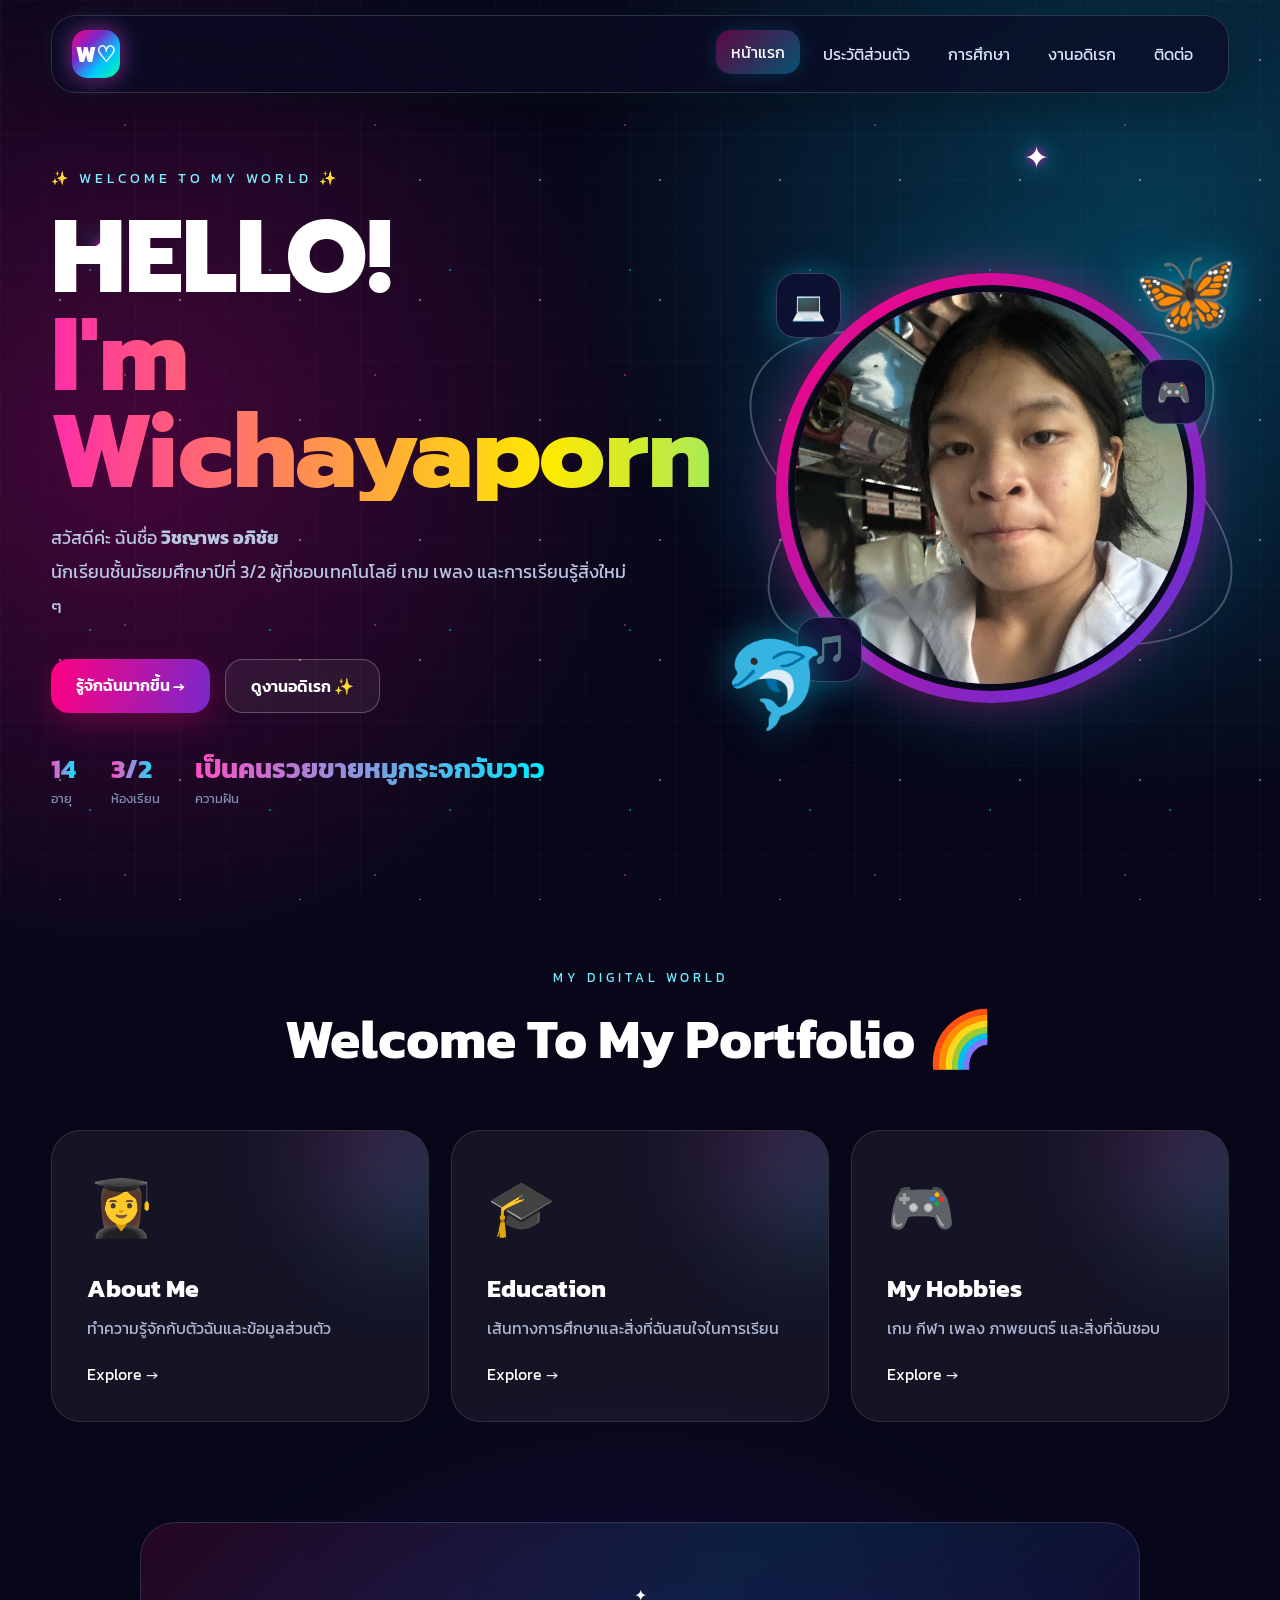
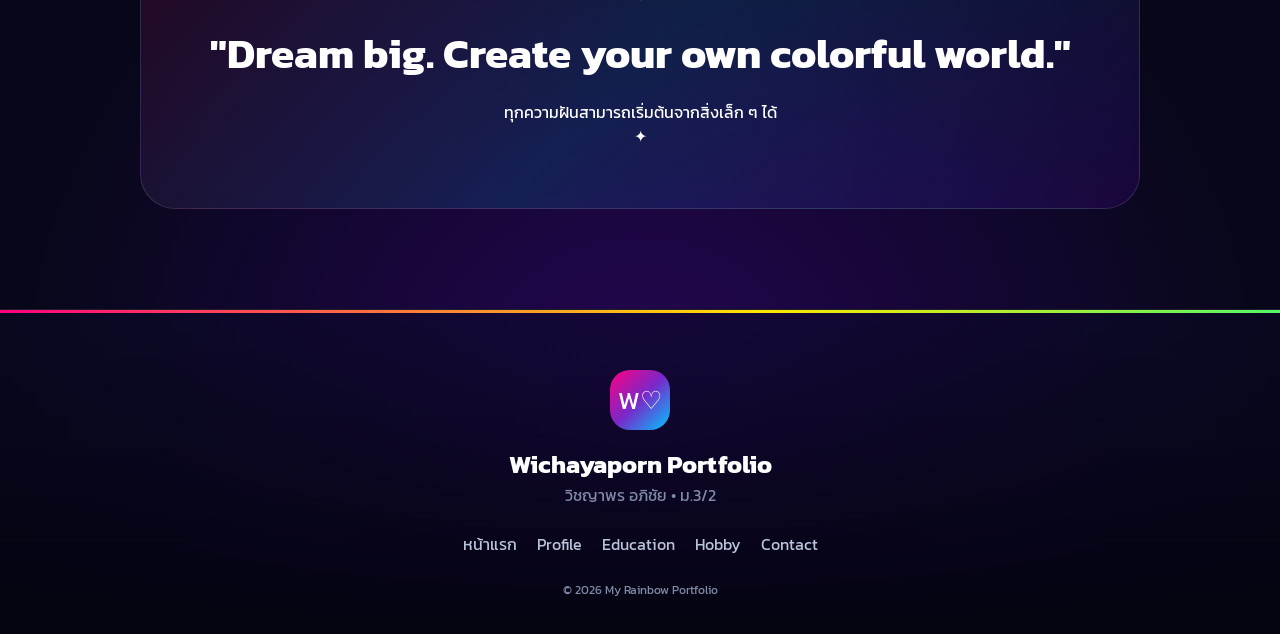
<file: index.html>
<!DOCTYPE html>
<html lang="th">
<head>
    <meta charset="UTF-8">
    <meta name="viewport" content="width=device-width, initial-scale=1.0">
    <title>Wichayaporn | My Portfolio</title>
    <link rel="stylesheet" href="style.css">
</head>

<body>

<div class="stars"></div>
<div class="floating-shape shape1">✦</div>
<div class="floating-shape shape2">✧</div>
<div class="floating-shape shape3">✦</div>

<nav class="navbar">
    <div class="logo">W♡</div>

    <div class="nav-links">
        <a class="active" href="index.html">หน้าแรก</a>
        <a href="profile.html">ประวัติส่วนตัว</a>
        <a href="education.html">การศึกษา</a>
        <a href="hobby.html">งานอดิเรก</a>
        <a href="contact.html">ติดต่อ</a>
    </div>
</nav>

<main>

<section class="hero">

    <div class="hero-text reveal">
        <p class="small-title">✨ WELCOME TO MY WORLD ✨</p>

        <h1>
            HELLO!
            <span>I'm Wichayaporn</span>
        </h1>

        <p class="hero-description">
            สวัสดีค่ะ ฉันชื่อ <b>วิชญาพร อภิชัย</b><br>
            นักเรียนชั้นมัธยมศึกษาปีที่ 3/2
            ผู้ที่ชอบเทคโนโลยี เกม เพลง และการเรียนรู้สิ่งใหม่ ๆ
        </p>

        <div class="hero-buttons">
            <a href="profile.html" class="rainbow-btn">รู้จักฉันมากขึ้น →</a>
            <a href="hobby.html" class="outline-btn">ดูงานอดิเรก ✨</a>
        </div>

        <div class="mini-stats">
            <div>
                <strong>14</strong>
                <span>อายุ</span>
            </div>

            <div>
                <strong>3/2</strong>
                <span>ห้องเรียน</span>
            </div>

            <div>
                <strong>เป็นคนรวยขายหมูกระจกวับวาว</strong>
                <span>ความฝัน</span>
            </div>
        </div>
    </div>

    <div class="hero-visual">

        <div class="rainbow-orbit orbit1"></div>
        <div class="rainbow-orbit orbit2"></div>

        <div class="tech-circle">
            <div class="profile-glow"></div>

            <img
                src="images/2wi.jpeg"
                 alt="รูปโปรไฟล์ของฉัน"
            >

            <div class="floating-badge badge1">💻</div>
            <div class="floating-badge badge2">🎮</div>
            <div class="floating-badge badge3">🎵</div>
        </div>

        <div class="animal animal1">🦋</div>
        <div class="animal animal2">🐬</div>
    </div>

</section>

<section class="section">
    <div class="section-title">
        <p>MY DIGITAL WORLD</p>
        <h2>Welcome To My Portfolio 🌈</h2>
    </div>

    <div class="feature-grid">

        <div class="feature-card rainbow-card">
            <span class="big-icon">👩‍🎓</span>
            <h3>About Me</h3>
            <p>ทำความรู้จักกับตัวฉันและข้อมูลส่วนตัว</p>
            <a href="profile.html">Explore →</a>
        </div>

        <div class="feature-card">
            <span class="big-icon">🎓</span>
            <h3>Education</h3>
            <p>เส้นทางการศึกษาและสิ่งที่ฉันสนใจในการเรียน</p>
            <a href="education.html">Explore →</a>
        </div>

        <div class="feature-card">
            <span class="big-icon">🎮</span>
            <h3>My Hobbies</h3>
            <p>เกม กีฬา เพลง ภาพยนตร์ และสิ่งที่ฉันชอบ</p>
            <a href="hobby.html">Explore →</a>
        </div>

    </div>
</section>

<section class="quote-section">
    <div class="quote-box">
        <span>✦</span>
        <h2>"Dream big. Create your own colorful world."</h2>
        <p>ทุกความฝันสามารถเริ่มต้นจากสิ่งเล็ก ๆ ได้</p>
        <span>✦</span>
    </div>
</section>

</main>

<footer>
    <div class="footer-logo">W♡</div>
    <h3>Wichayaporn Portfolio</h3>
    <p>วิชญาพร อภิชัย • ม.3/2</p>

    <div class="footer-links">
        <a href="index.html">หน้าแรก</a>
        <a href="profile.html">Profile</a>
        <a href="education.html">Education</a>
        <a href="hobby.html">Hobby</a>
        <a href="contact.html">Contact</a>
    </div>

    <p class="copyright">© 2026 My Rainbow Portfolio</p>
</footer>

</body>
</html>
</file>
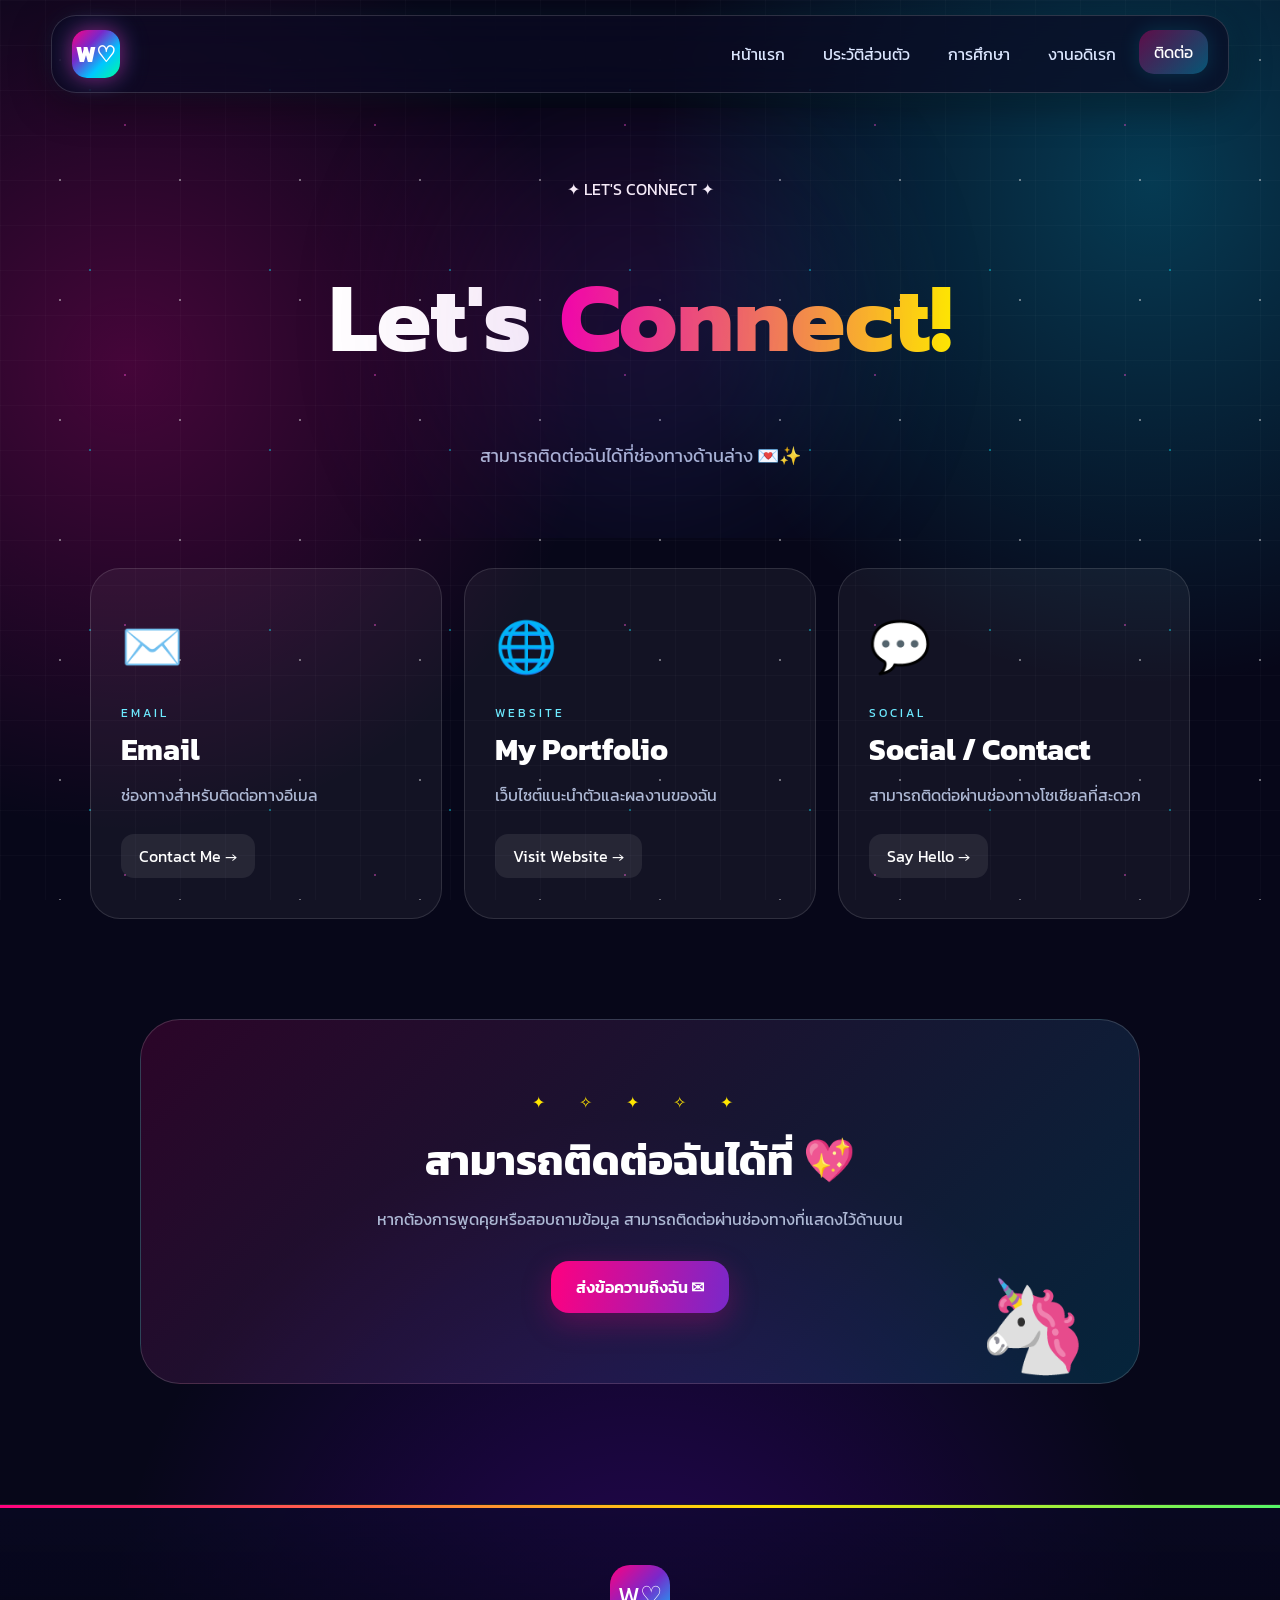
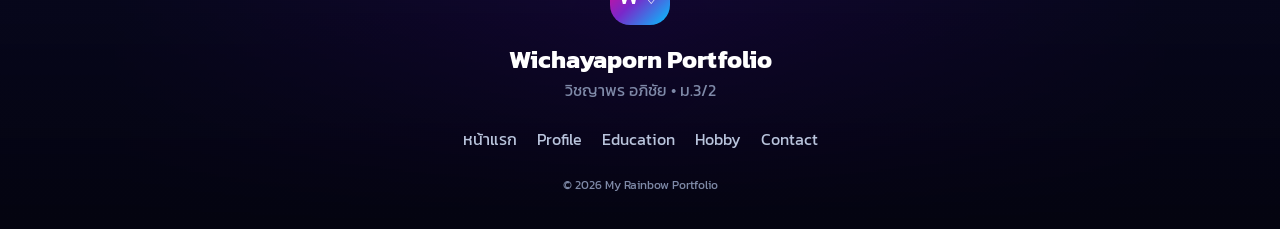
<file: contact.html>
<!DOCTYPE html>
<html lang="th">
<head>
    <meta charset="UTF-8">
    <meta name="viewport" content="width=device-width, initial-scale=1.0">
    <title>Contact | Wichayaporn</title>
    <link rel="stylesheet" href="style.css">
</head>

<body>

<div class="stars"></div>

<nav class="navbar">
    <div class="logo">W♡</div>

    <div class="nav-links">
        <a href="index.html">หน้าแรก</a>
        <a href="profile.html">ประวัติส่วนตัว</a>
        <a href="education.html">การศึกษา</a>
        <a href="hobby.html">งานอดิเรก</a>
        <a class="active" href="contact.html">ติดต่อ</a>
    </div>
</nav>

<main>

<section class="contact-hero">

    <div class="contact-orb"></div>

    <p>✦ LET'S CONNECT ✦</p>

    <h1>
        Let's
        <span>Connect!</span>
    </h1>

    <p>
        สามารถติดต่อฉันได้ที่ช่องทางด้านล่าง
        💌✨
    </p>

</section>

<section class="contact-grid">

    <div class="contact-card email">
        <div class="contact-icon">✉️</div>
        <span>EMAIL</span>
        <h2>Email</h2>
        <p>ช่องทางสำหรับติดต่อทางอีเมล</p>
        <a href="mailto:example@email.com">Contact Me →</a>
    </div>

    <div class="contact-card website">
        <div class="contact-icon">🌐</div>
        <span>WEBSITE</span>
        <h2>My Portfolio</h2>
        <p>เว็บไซต์แนะนำตัวและผลงานของฉัน</p>
        <a href="index.html">Visit Website →</a>
    </div>

    <div class="contact-card social">
        <div class="contact-icon">💬</div>
        <span>SOCIAL</span>
        <h2>Social / Contact</h2>
        <p>สามารถติดต่อผ่านช่องทางโซเชียลที่สะดวก</p>
        <a href="mailto:example@email.com">Say Hello →</a>
    </div>

</section>

<section class="contact-cta">

    <div class="cta-stars">✦ ✧ ✦ ✧ ✦</div>

    <h2>สามารถติดต่อฉันได้ที่ 💖</h2>

    <p>
        หากต้องการพูดคุยหรือสอบถามข้อมูล
        สามารถติดต่อผ่านช่องทางที่แสดงไว้ด้านบน
    </p>

    <a href="mailto:example@email.com" class="rainbow-btn">
        ส่งข้อความถึงฉัน ✉
    </a>

    <div class="cta-animal">🦄</div>

</section>

</main>

<footer>
    <div class="footer-logo">W♡</div>
    <h3>Wichayaporn Portfolio</h3>
    <p>วิชญาพร อภิชัย • ม.3/2</p>

    <div class="footer-links">
        <a href="index.html">หน้าแรก</a>
        <a href="profile.html">Profile</a>
        <a href="education.html">Education</a>
        <a href="hobby.html">Hobby</a>
        <a href="contact.html">Contact</a>
    </div>

    <p class="copyright">© 2026 My Rainbow Portfolio</p>
</footer>

</body>
</html>
</file>
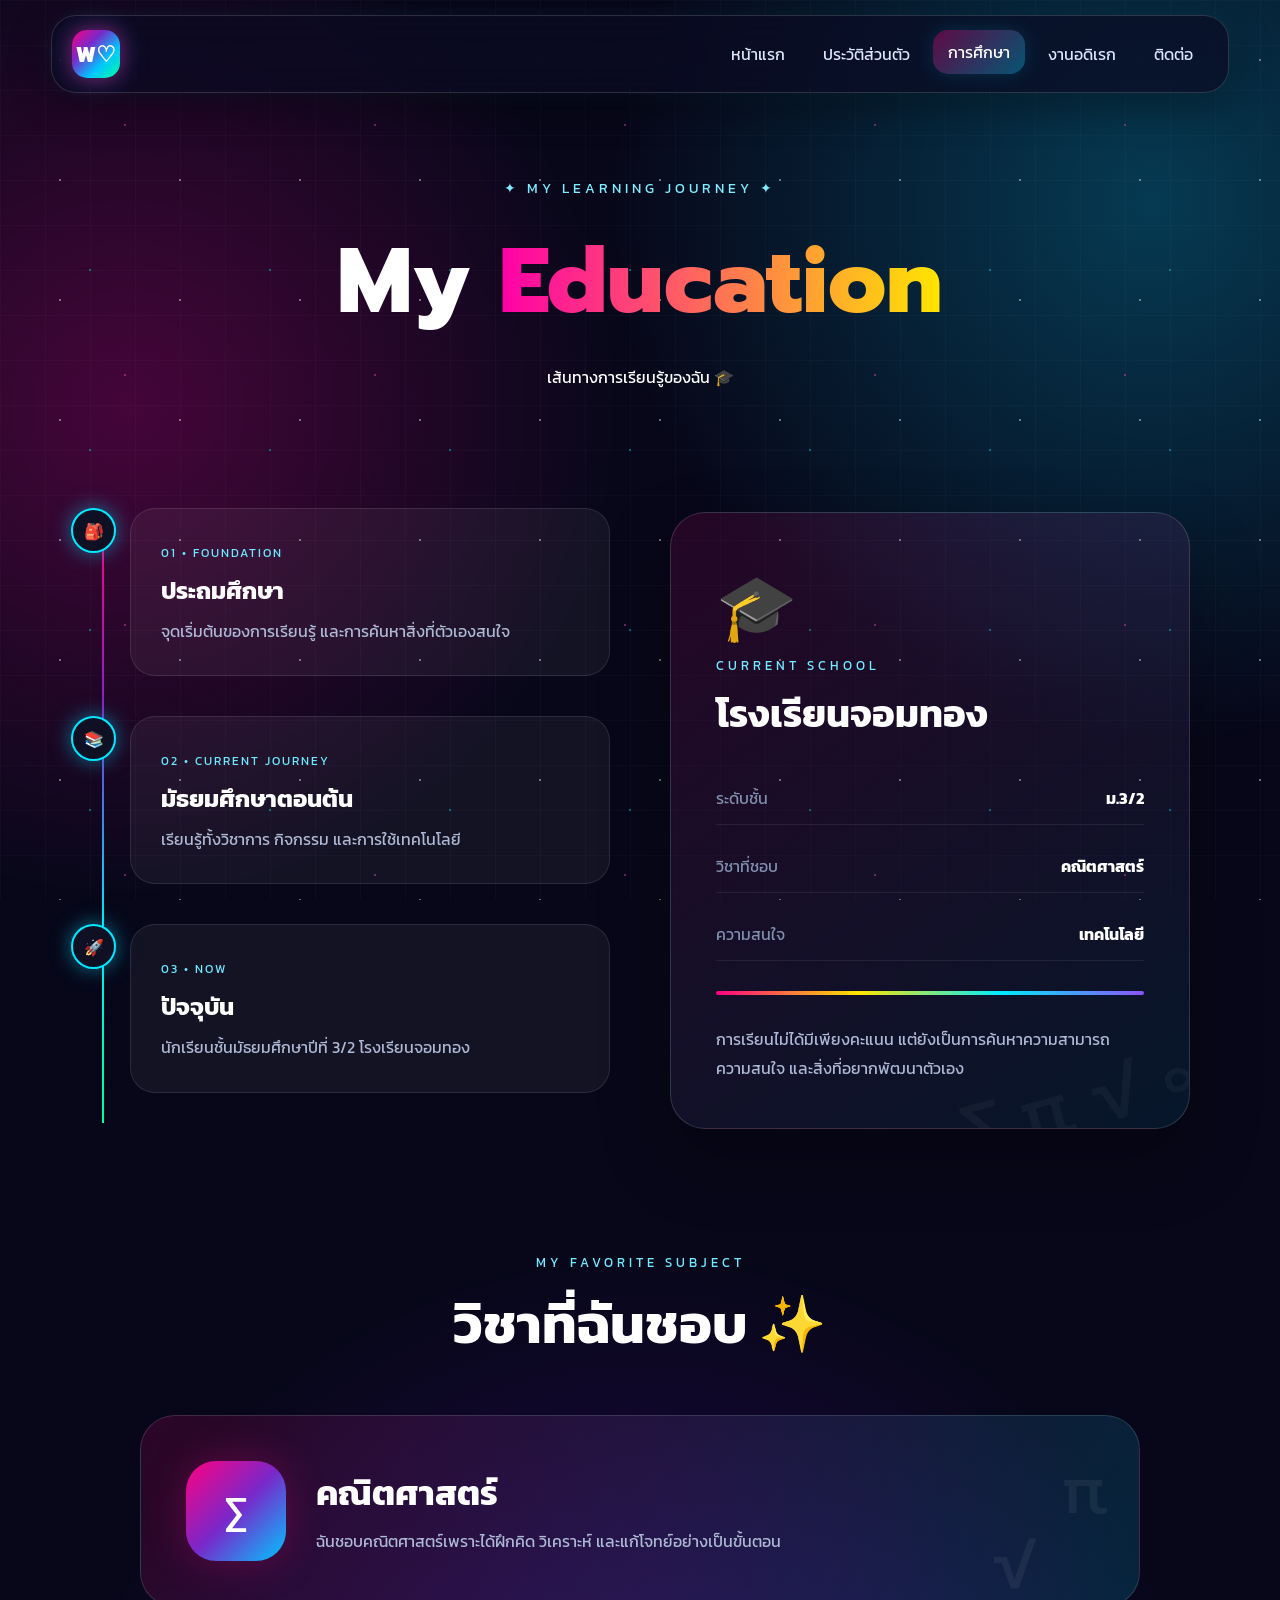
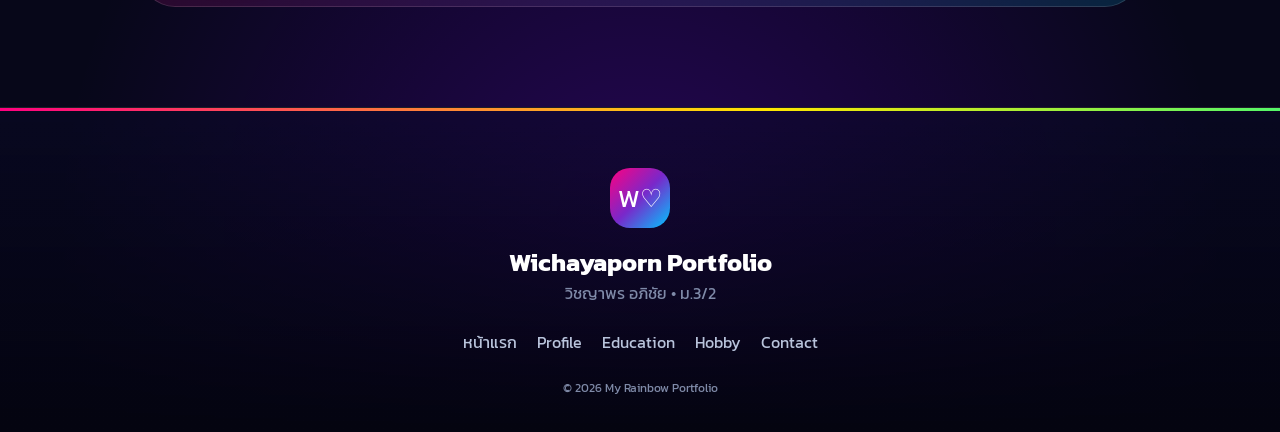
<file: education.html>
<!DOCTYPE html>
<html lang="th">
<head>
    <meta charset="UTF-8">
    <meta name="viewport" content="width=device-width, initial-scale=1.0">
    <title>Education | Wichayaporn</title>
    <link rel="stylesheet" href="style.css">
</head>

<body>

<div class="stars"></div>

<nav class="navbar">
    <div class="logo">W♡</div>

    <div class="nav-links">
        <a href="index.html">หน้าแรก</a>
        <a href="profile.html">ประวัติส่วนตัว</a>
        <a class="active" href="education.html">การศึกษา</a>
        <a href="hobby.html">งานอดิเรก</a>
        <a href="contact.html">ติดต่อ</a>
    </div>
</nav>

<main>

<section class="page-hero">
    <div>
        <p>✦ MY LEARNING JOURNEY ✦</p>
        <h1>My <span>Education</span></h1>
        <p>เส้นทางการเรียนรู้ของฉัน 🎓</p>
    </div>
</section>

<section class="education-layout">

    <div class="timeline">

        <div class="timeline-item">
            <div class="timeline-dot">🎒</div>

            <div class="timeline-content">
                <span>01 • FOUNDATION</span>
                <h2>ประถมศึกษา</h2>
                <p>
                    จุดเริ่มต้นของการเรียนรู้
                    และการค้นหาสิ่งที่ตัวเองสนใจ
                </p>
            </div>
        </div>

        <div class="timeline-item">
            <div class="timeline-dot">📚</div>

            <div class="timeline-content">
                <span>02 • CURRENT JOURNEY</span>
                <h2>มัธยมศึกษาตอนต้น</h2>
                <p>
                    เรียนรู้ทั้งวิชาการ กิจกรรม
                    และการใช้เทคโนโลยี
                </p>
            </div>
        </div>

        <div class="timeline-item">
            <div class="timeline-dot">🚀</div>

            <div class="timeline-content">
                <span>03 • NOW</span>
                <h2>ปัจจุบัน</h2>
                <p>
                    นักเรียนชั้นมัธยมศึกษาปีที่ 3/2
                    โรงเรียนจอมทอง
                </p>
            </div>
        </div>

    </div>

    <div class="education-card">

        <div class="edu-icon">🎓</div>

        <p class="gradient-title">CURRENT SCHOOL</p>

        <h2>โรงเรียนจอมทอง</h2>

        <div class="edu-details">
            <div>
                <span>ระดับชั้น</span>
                <strong>ม.3/2</strong>
            </div>

            <div>
                <span>วิชาที่ชอบ</span>
                <strong>คณิตศาสตร์</strong>
            </div>

            <div>
                <span>ความสนใจ</span>
                <strong>เทคโนโลยี</strong>
            </div>
        </div>

        <div class="rainbow-line"></div>

        <p>
            การเรียนไม่ได้มีเพียงคะแนน
            แต่ยังเป็นการค้นหาความสามารถ
            ความสนใจ และสิ่งที่อยากพัฒนาตัวเอง
        </p>

    </div>

</section>

<section class="subjects">

    <div class="section-title">
        <p>MY FAVORITE SUBJECT</p>
        <h2>วิชาที่ฉันชอบ ✨</h2>
    </div>

    <div class="subject-card">

        <div class="subject-icon">∑</div>

        <div>
            <h2>คณิตศาสตร์</h2>
            <p>
                ฉันชอบคณิตศาสตร์เพราะได้ฝึกคิด วิเคราะห์
                และแก้โจทย์อย่างเป็นขั้นตอน
            </p>
        </div>

        <div class="math-symbol">π</div>
        <div class="math-symbol second">√</div>

    </div>

</section>

</main>

<footer>
    <div class="footer-logo">W♡</div>
    <h3>Wichayaporn Portfolio</h3>
    <p>วิชญาพร อภิชัย • ม.3/2</p>

    <div class="footer-links">
        <a href="index.html">หน้าแรก</a>
        <a href="profile.html">Profile</a>
        <a href="education.html">Education</a>
        <a href="hobby.html">Hobby</a>
        <a href="contact.html">Contact</a>
    </div>

    <p class="copyright">© 2026 My Rainbow Portfolio</p>
</footer>

</body>
</html>
</file>
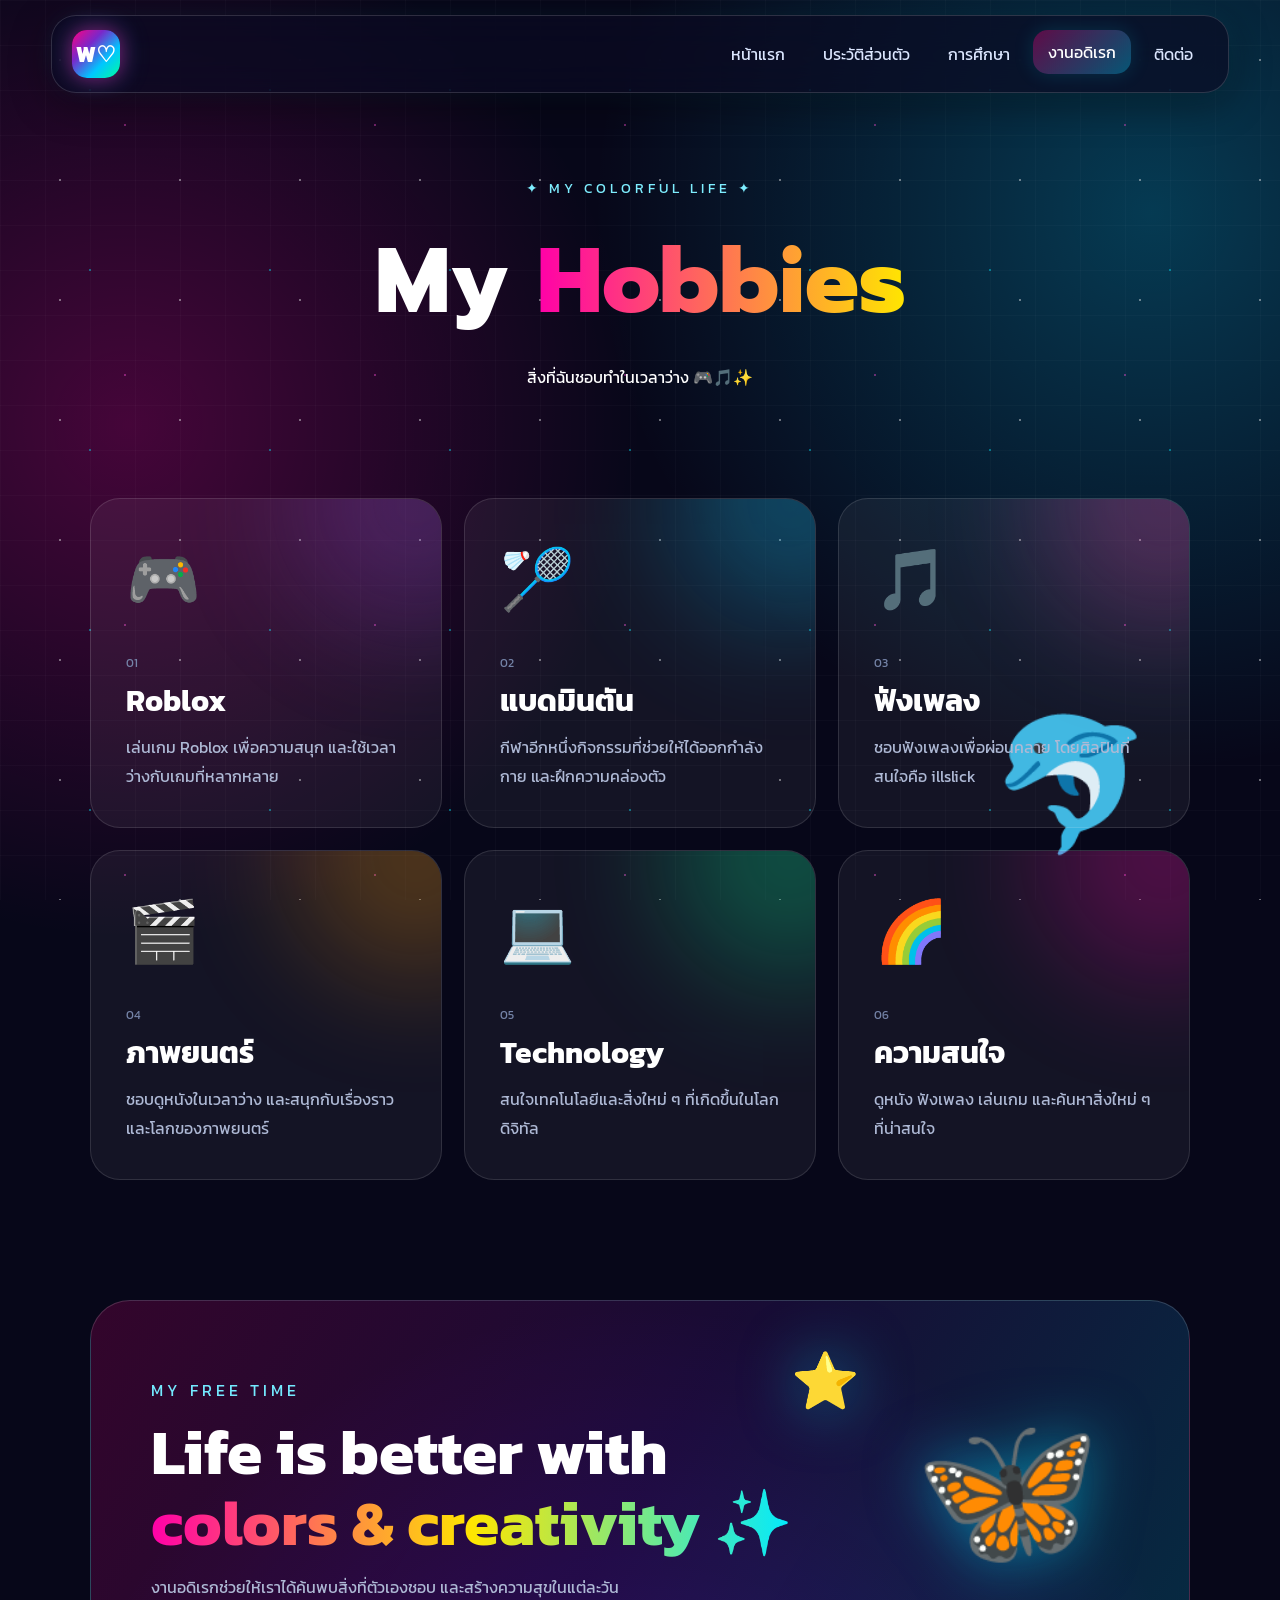
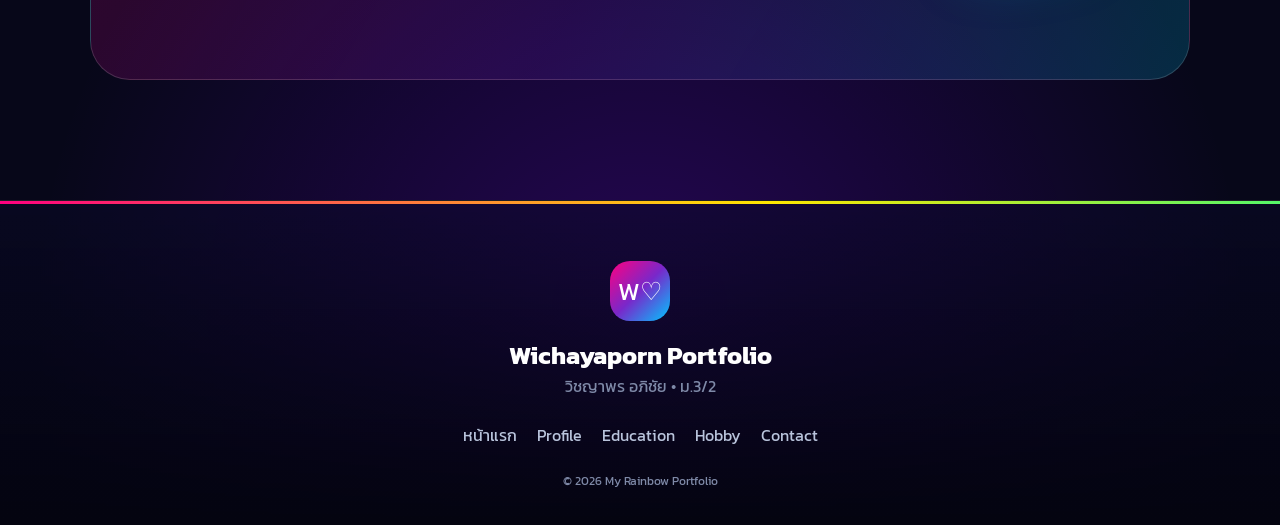
<file: hobby.html>
<!DOCTYPE html>
<html lang="th">
<head>
    <meta charset="UTF-8">
    <meta name="viewport" content="width=device-width, initial-scale=1.0">
    <title>Hobby | Wichayaporn</title>
    <link rel="stylesheet" href="style.css">
</head>

<body>

<div class="stars"></div>

<nav class="navbar">
    <div class="logo">W♡</div>

    <div class="nav-links">
        <a href="index.html">หน้าแรก</a>
        <a href="profile.html">ประวัติส่วนตัว</a>
        <a href="education.html">การศึกษา</a>
        <a class="active" href="hobby.html">งานอดิเรก</a>
        <a href="contact.html">ติดต่อ</a>
    </div>
</nav>

<main>

<section class="page-hero hobby-hero">
    <div>
        <p>✦ MY COLORFUL LIFE ✦</p>
        <h1>My <span>Hobbies</span></h1>
        <p>สิ่งที่ฉันชอบทำในเวลาว่าง 🎮🎵✨</p>
    </div>

    <div class="giant-animal">🐬</div>
</section>

<section class="hobby-grid">

    <div class="hobby-card card-purple">
        <div class="hobby-icon">🎮</div>
        <span>01</span>
        <h2>Roblox</h2>
        <p>
            เล่นเกม Roblox เพื่อความสนุก
            และใช้เวลาว่างกับเกมที่หลากหลาย
        </p>
        <div class="card-glow"></div>
    </div>

    <div class="hobby-card card-blue">
        <div class="hobby-icon">🏸</div>
        <span>02</span>
        <h2>แบดมินตัน</h2>
        <p>
            กีฬาอีกหนึ่งกิจกรรมที่ช่วยให้ได้ออกกำลังกาย
            และฝึกความคล่องตัว
        </p>
        <div class="card-glow"></div>
    </div>

    <div class="hobby-card card-pink">
        <div class="hobby-icon">🎵</div>
        <span>03</span>
        <h2>ฟังเพลง</h2>
        <p>
            ชอบฟังเพลงเพื่อผ่อนคลาย
            โดยศิลปินที่สนใจคือ illslick
        </p>
        <div class="card-glow"></div>
    </div>

    <div class="hobby-card card-orange">
        <div class="hobby-icon">🎬</div>
        <span>04</span>
        <h2>ภาพยนตร์</h2>
        <p>
            ชอบดูหนังในเวลาว่าง
            และสนุกกับเรื่องราวและโลกของภาพยนตร์
        </p>
        <div class="card-glow"></div>
    </div>

    <div class="hobby-card card-green">
        <div class="hobby-icon">💻</div>
        <span>05</span>
        <h2>Technology</h2>
        <p>
            สนใจเทคโนโลยีและสิ่งใหม่ ๆ
            ที่เกิดขึ้นในโลกดิจิทัล
        </p>
        <div class="card-glow"></div>
    </div>

    <div class="hobby-card card-rainbow">
        <div class="hobby-icon">🌈</div>
        <span>06</span>
        <h2>ความสนใจ</h2>
        <p>
            ดูหนัง ฟังเพลง เล่นเกม
            และค้นหาสิ่งใหม่ ๆ ที่น่าสนใจ
        </p>
        <div class="card-glow"></div>
    </div>

</section>

<section class="hobby-banner">

    <div class="banner-content">
        <p>MY FREE TIME</p>
        <h2>Life is better with<br><span>colors & creativity ✨</span></h2>
        <p>
            งานอดิเรกช่วยให้เราได้ค้นพบสิ่งที่ตัวเองชอบ
            และสร้างความสุขในแต่ละวัน
        </p>
    </div>

    <div class="giant-emoji">🦋</div>
    <div class="giant-emoji second">⭐</div>

</section>

</main>

<footer>
    <div class="footer-logo">W♡</div>
    <h3>Wichayaporn Portfolio</h3>
    <p>วิชญาพร อภิชัย • ม.3/2</p>

    <div class="footer-links">
        <a href="index.html">หน้าแรก</a>
        <a href="profile.html">Profile</a>
        <a href="education.html">Education</a>
        <a href="hobby.html">Hobby</a>
        <a href="contact.html">Contact</a>
    </div>

    <p class="copyright">© 2026 My Rainbow Portfolio</p>
</footer>

</body>
</html>
</file>
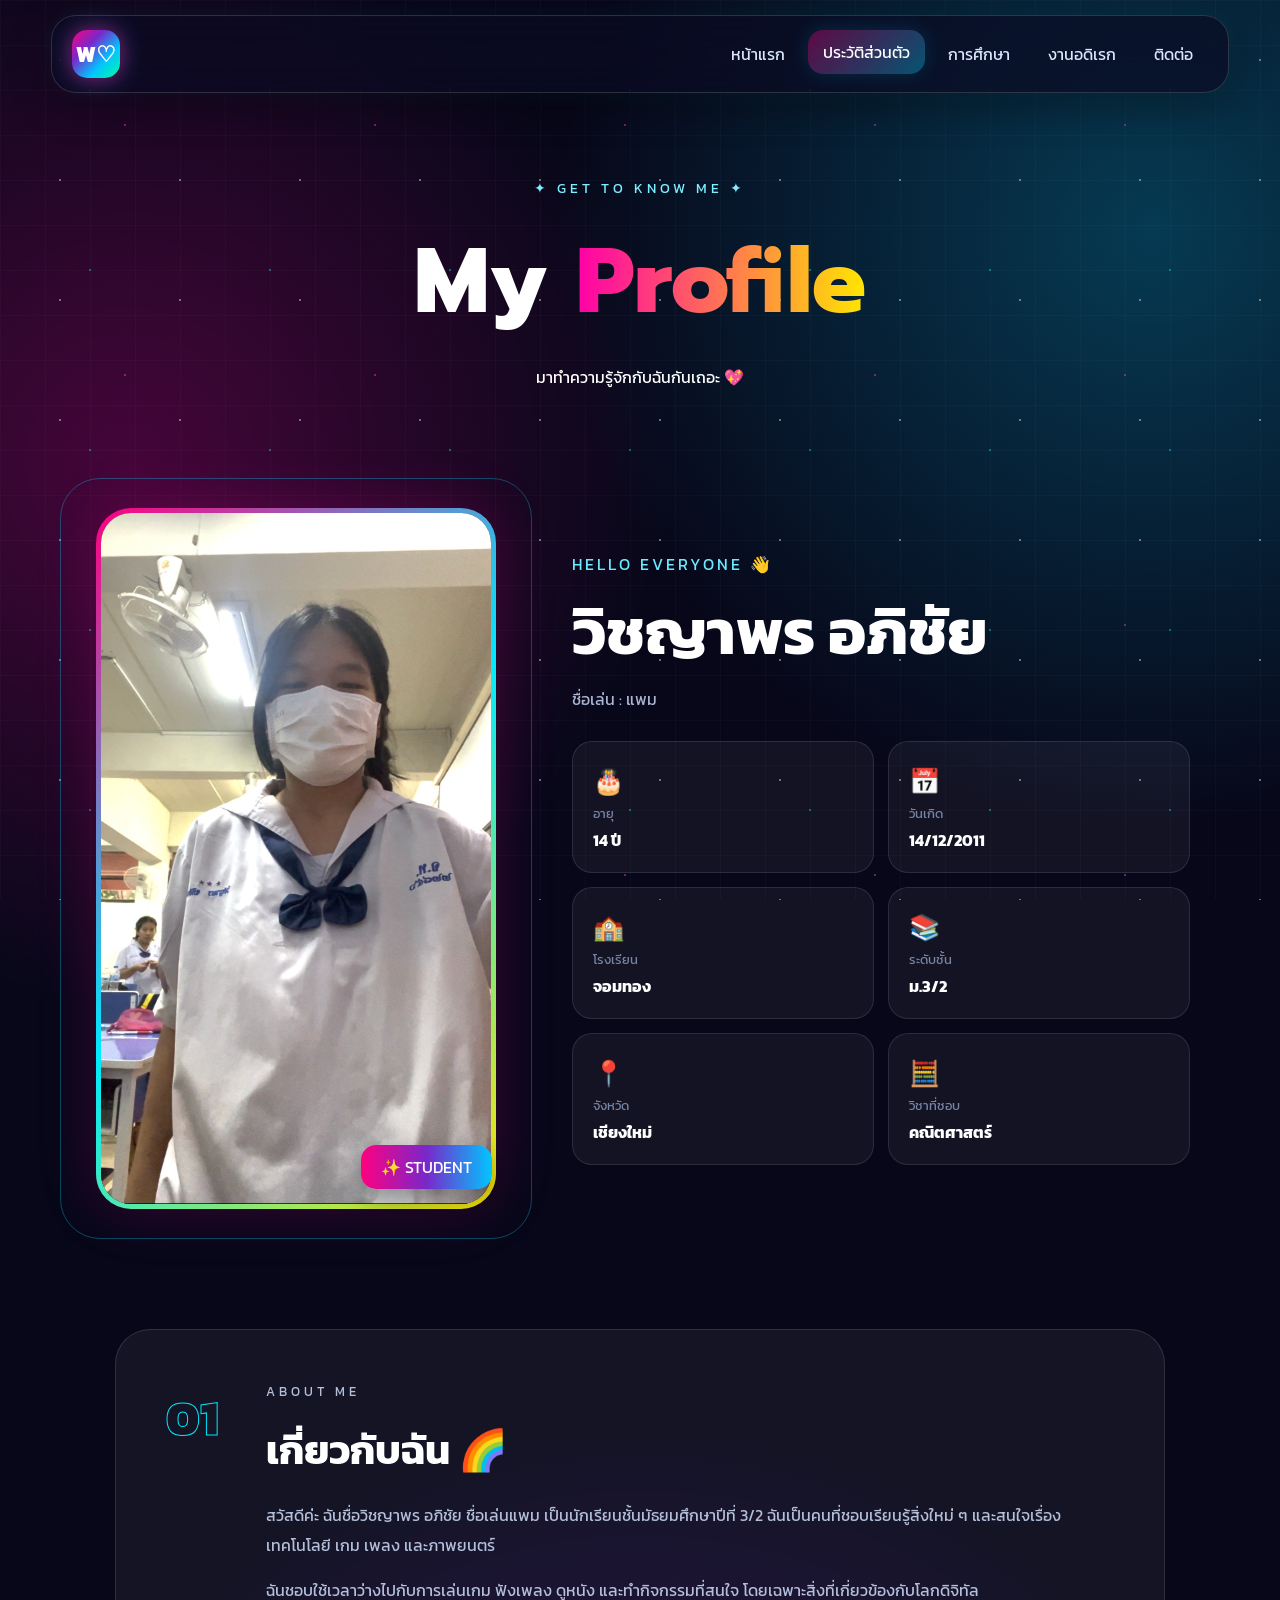
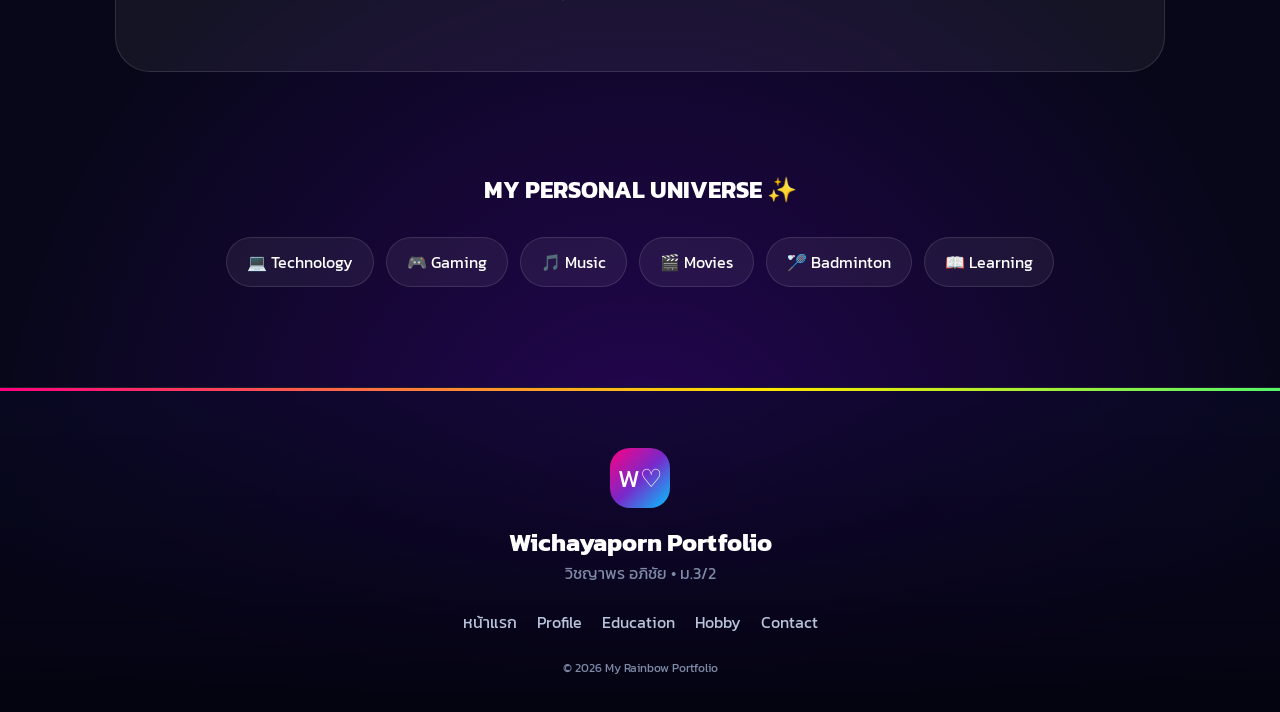
<file: profile.html>
<!DOCTYPE html>
<html lang="th">
<head>
    <meta charset="UTF-8">
    <meta name="viewport" content="width=device-width, initial-scale=1.0">
    <title>Profile | Wichayaporn</title>
    <link rel="stylesheet" href="style.css">
</head>

<body>

<div class="stars"></div>

<nav class="navbar">
    <div class="logo">W♡</div>

    <div class="nav-links">
        <a href="index.html">หน้าแรก</a>
        <a class="active" href="profile.html">ประวัติส่วนตัว</a>
        <a href="education.html">การศึกษา</a>
        <a href="hobby.html">งานอดิเรก</a>
        <a href="contact.html">ติดต่อ</a>
    </div>
</nav>

<main>

<section class="page-hero">
    <div>
        <p>✦ GET TO KNOW ME ✦</p>
        <h1>My <span>Profile</span></h1>
        <p>มาทำความรู้จักกับฉันกันเถอะ 💖</p>
    </div>
</section>

<section class="profile-section">

    <div class="profile-photo reveal">

        <div class="photo-ring"></div>

        <img src="images/3wi.jpeg"
             alt="รูปโปรไฟล์ของวิชญาพร">

        <div class="photo-label">
            ✨ STUDENT
        </div>
    </div>

    <div class="profile-info">

        <div class="profile-heading">
            <p>HELLO EVERYONE 👋</p>
            <h2>วิชญาพร อภิชัย</h2>
            <span>ชื่อเล่น : แพม</span>
        </div>

        <div class="info-grid">

            <div class="info-box">
                <span>🎂</span>
                <small>อายุ</small>
                <strong>14 ปี</strong>
            </div>

            <div class="info-box">
                <span>📅</span>
                <small>วันเกิด</small>
                <strong>14/12/2011</strong>
            </div>

            <div class="info-box">
                <span>🏫</span>
                <small>โรงเรียน</small>
                <strong>จอมทอง</strong>
            </div>

            <div class="info-box">
                <span>📚</span>
                <small>ระดับชั้น</small>
                <strong>ม.3/2</strong>
            </div>

            <div class="info-box">
                <span>📍</span>
                <small>จังหวัด</small>
                <strong>เชียงใหม่</strong>
            </div>

            <div class="info-box">
                <span>🧮</span>
                <small>วิชาที่ชอบ</small>
                <strong>คณิตศาสตร์</strong>
            </div>

        </div>

    </div>

</section>

<section class="about-section">

    <div class="about-card">

        <div class="about-number">01</div>

        <div>
            <p class="gradient-title">ABOUT ME</p>
            <h2>เกี่ยวกับฉัน 🌈</h2>

            <p>
                สวัสดีค่ะ ฉันชื่อวิชญาพร อภิชัย ชื่อเล่นแพม
                เป็นนักเรียนชั้นมัธยมศึกษาปีที่ 3/2
                ฉันเป็นคนที่ชอบเรียนรู้สิ่งใหม่ ๆ
                และสนใจเรื่องเทคโนโลยี เกม เพลง และภาพยนตร์
            </p>

            <p>
                ฉันชอบใช้เวลาว่างไปกับการเล่นเกม ฟังเพลง
                ดูหนัง และทำกิจกรรมที่สนใจ
                โดยเฉพาะสิ่งที่เกี่ยวข้องกับโลกดิจิทัล
            </p>
        </div>

    </div>

</section>

<section class="skill-section">

    <h2>MY PERSONAL UNIVERSE ✨</h2>

    <div class="interest-tags">
        <span>💻 Technology</span>
        <span>🎮 Gaming</span>
        <span>🎵 Music</span>
        <span>🎬 Movies</span>
        <span>🏸 Badminton</span>
        <span>📖 Learning</span>
    </div>

</section>

</main>

<footer>
    <div class="footer-logo">W♡</div>
    <h3>Wichayaporn Portfolio</h3>
    <p>วิชญาพร อภิชัย • ม.3/2</p>

    <div class="footer-links">
        <a href="index.html">หน้าแรก</a>
        <a href="profile.html">Profile</a>
        <a href="education.html">Education</a>
        <a href="hobby.html">Hobby</a>
        <a href="contact.html">Contact</a>
    </div>

    <p class="copyright">© 2026 My Rainbow Portfolio</p>
</footer>

</body>
</html>
</file>
<file: style.css>
@import url('https://fonts.googleapis.com/css2?family=Kanit:wght@300;400;500;600;700&family=Prompt:wght@300;400;500;600;700;800&display=swap');

* {
    margin: 0;
    padding: 0;
    box-sizing: border-box;
}

html {
    scroll-behavior: smooth;
}

body {
    font-family: 'Kanit', sans-serif;
    color: #fff;
    background:
        radial-gradient(circle at 10% 20%, rgba(255,0,153,.25), transparent 25%),
        radial-gradient(circle at 90% 10%, rgba(0,212,255,.25), transparent 25%),
        radial-gradient(circle at 50% 90%, rgba(125,0,255,.25), transparent 30%),
        #070719;
    overflow-x: hidden;
}

/* =========================
   BACKGROUND
========================= */

body::before {
    content: "";
    position: fixed;
    inset: 0;
    z-index: -5;
    background:
        linear-gradient(rgba(255,255,255,.025) 1px, transparent 1px),
        linear-gradient(90deg, rgba(255,255,255,.025) 1px, transparent 1px);
    background-size: 45px 45px;
    animation: gridMove 15s linear infinite;
}

@keyframes gridMove {
    from {
        background-position: 0 0;
    }
    to {
        background-position: 45px 45px;
    }
}

.stars {
    position: fixed;
    inset: 0;
    pointer-events: none;
    z-index: -2;
    background-image:
        radial-gradient(circle, #fff 1px, transparent 1px),
        radial-gradient(circle, #00eaff 1px, transparent 1px),
        radial-gradient(circle, #ff4fd8 1px, transparent 1px);
    background-size: 120px 120px, 180px 180px, 250px 250px;
    animation: starMove 20s linear infinite;
    opacity: .4;
}

@keyframes starMove {
    from {
        transform: translateY(0);
    }
    to {
        transform: translateY(-120px);
    }
}

.floating-shape {
    position: fixed;
    color: #fff;
    font-size: 30px;
    z-index: -1;
    animation: floatAround 7s ease-in-out infinite;
    text-shadow:
        0 0 10px #ff00cc,
        0 0 25px #00eaff;
}

.shape1 {
    left: 7%;
    top: 25%;
}

.shape2 {
    right: 8%;
    top: 50%;
    animation-delay: 2s;
}

.shape3 {
    left: 80%;
    top: 15%;
    animation-delay: 4s;
}

@keyframes floatAround {
    0%,100% {
        transform: translateY(0) rotate(0);
    }
    50% {
        transform: translateY(-35px) rotate(180deg);
    }
}

/* =========================
   NAVBAR
========================= */

.navbar {
    position: sticky;
    top: 15px;
    z-index: 1000;

    width: min(1200px, 92%);
    margin: 15px auto;

    display: flex;
    align-items: center;
    justify-content: space-between;

    padding: 14px 20px;

    background: rgba(10,10,35,.7);
    backdrop-filter: blur(20px);

    border: 1px solid rgba(255,255,255,.15);
    border-radius: 25px;

    box-shadow:
        0 10px 40px rgba(0,0,0,.4),
        0 0 25px rgba(0,200,255,.08);
}

.logo {
    width: 48px;
    height: 48px;

    display: grid;
    place-items: center;

    border-radius: 15px;

    font-size: 22px;
    font-weight: 800;

    background: linear-gradient(
        135deg,
        #ff0080,
        #7928ca,
        #00c6ff,
        #00ff9d
    );

    box-shadow:
        0 0 20px rgba(255,0,153,.5),
        0 0 30px rgba(0,200,255,.3);

    animation: logoGlow 3s ease-in-out infinite;
}

@keyframes logoGlow {
    50% {
        box-shadow:
            0 0 35px rgba(255,0,153,.8),
            0 0 45px rgba(0,200,255,.6);
    }
}

.nav-links {
    display: flex;
    gap: 8px;
}

.nav-links a {
    color: #dce7ff;
    text-decoration: none;

    padding: 10px 15px;
    border-radius: 15px;

    transition: .3s;
}

.nav-links a:hover,
.nav-links a.active {
    color: #fff;

    background: linear-gradient(
        135deg,
        rgba(255,0,128,.35),
        rgba(0,212,255,.35)
    );

    box-shadow:
        0 0 20px rgba(0,220,255,.15);

    transform: translateY(-2px);
}

/* =========================
   HERO
========================= */

.hero {
    width: min(1200px, 92%);
    min-height: 760px;
    margin: auto;

    display: grid;
    grid-template-columns: 1fr 1fr;
    align-items: center;
    gap: 40px;
}

.small-title,
.page-hero p:first-child,
.contact-hero > p:first-child {
    color: #7eeeff;
    letter-spacing: 4px;
    font-size: 14px;
}

.hero h1 {
    font-family: 'Prompt', sans-serif;
    font-size: clamp(55px, 8vw, 105px);
    line-height: .95;
    margin: 20px 0;
    font-weight: 800;
}

.hero h1 span {
    display: block;

    background: linear-gradient(
        90deg,
        #ff2da6,
        #ffea00,
        #00f0ff,
        #8b5cff,
        #ff2da6
    );

    background-size: 300% auto;

    -webkit-background-clip: text;
    color: transparent;

    animation: rainbowText 5s linear infinite;
}

@keyframes rainbowText {
    to {
        background-position: 300% center;
    }
}

.hero-description {
    max-width: 580px;
    color: #b9c6e4;
    font-size: 18px;
    line-height: 1.9;
}

.hero-buttons {
    display: flex;
    flex-wrap: wrap;
    gap: 15px;
    margin: 35px 0;
}

.rainbow-btn,
.outline-btn {
    display: inline-block;
    padding: 14px 25px;
    border-radius: 18px;
    text-decoration: none;
    font-weight: 600;
    transition: .3s;
}

.rainbow-btn {
    color: white;

    background: linear-gradient(
        100deg,
        #ff0080,
        #7928ca,
        #00c6ff,
        #00e5a0
    );

    background-size: 300% 300%;
    animation: rainbowButton 4s ease infinite;

    box-shadow:
        0 10px 30px rgba(255,0,128,.25);
}

@keyframes rainbowButton {
    0%,100% {
        background-position: 0% 50%;
    }
    50% {
        background-position: 100% 50%;
    }
}

.rainbow-btn:hover,
.outline-btn:hover {
    transform: translateY(-5px) scale(1.03);
}

.outline-btn {
    color: white;
    border: 1px solid rgba(255,255,255,.25);
    background: rgba(255,255,255,.06);
}

.mini-stats {
    display: flex;
    gap: 35px;
}

.mini-stats div {
    display: flex;
    flex-direction: column;
}

.mini-stats strong {
    font-size: 27px;
    background: linear-gradient(90deg,#ff4fc3,#00eaff);
    -webkit-background-clip: text;
    color: transparent;
}

.mini-stats span {
    color: #8290b1;
    font-size: 13px;
}

/* =========================
   HERO VISUAL
========================= */

.hero-visual {
    position: relative;
    min-height: 600px;

    display: grid;
    place-items: center;
}

.tech-circle {
    position: relative;

    width: min(430px,80vw);
    height: min(430px,80vw);

    padding: 12px;

    border-radius: 50%;

    background: linear-gradient(
        135deg,
        #ff0080,
        #7928ca,
        #00c6ff,
        #00ff9d,
        #ffe600,
        #ff0080
    );

    background-size: 400% 400%;

    animation:
        rainbowRotate 8s linear infinite,
        levitate 5s ease-in-out infinite;

    box-shadow:
        0 0 40px rgba(255,0,128,.35),
        0 0 100px rgba(0,200,255,.2);
}

@keyframes rainbowRotate {
    to {
        background-position: 400% 0;
    }
}

@keyframes levitate {
    50% {
        transform: translateY(-18px);
    }
}

.tech-circle img {
    width: 100%;
    height: 100%;
    object-fit: cover;

    border-radius: 50%;

    border: 7px solid #08081b;
}

.rainbow-orbit {
    position: absolute;
    border: 2px solid rgba(255,255,255,.25);
    border-radius: 50%;
}

.orbit1 {
    width: 520px;
    height: 250px;
    transform: rotate(25deg);
    animation: orbitSpin 10s linear infinite;
}

.orbit2 {
    width: 500px;
    height: 220px;
    transform: rotate(-30deg);
    animation: orbitSpin 15s linear infinite reverse;
}

@keyframes orbitSpin {
    to {
        transform: rotate(385deg);
    }
}

.floating-badge {
    position: absolute;

    width: 65px;
    height: 65px;

    display: grid;
    place-items: center;

    border-radius: 20px;

    background: rgba(15,15,50,.85);
    backdrop-filter: blur(15px);

    border: 1px solid rgba(255,255,255,.2);

    font-size: 28px;

    box-shadow:
        0 0 30px rgba(0,220,255,.3);

    animation: badgeFloat 4s ease-in-out infinite;
}

.badge1 {
    top: 0;
    left: 0;
}

.badge2 {
    right: 0;
    top: 20%;
    animation-delay: 1s;
}

.badge3 {
    bottom: 5%;
    left: 5%;
    animation-delay: 2s;
}

@keyframes badgeFloat {
    50% {
        transform: translateY(-20px) rotate(8deg);
    }
}

.animal {
    position: absolute;
    font-size: 85px;
    filter: drop-shadow(0 0 20px rgba(0,220,255,.5));
    animation: animalFloat 6s ease-in-out infinite;
}

.animal1 {
    right: -10px;
    top: 40px;
}

.animal2 {
    left: -30px;
    bottom: 40px;
    animation-delay: 2s;
}

@keyframes animalFloat {
    0%,100% {
        transform: translate(0,0) rotate(-5deg);
    }
    50% {
        transform: translate(20px,-35px) rotate(8deg);
    }
}

/* =========================
   SECTIONS
========================= */

.section {
    width: min(1200px,92%);
    margin: 100px auto;
}

.section-title {
    text-align: center;
    margin-bottom: 50px;
}

.section-title p,
.gradient-title {
    color: #72eaff;
    letter-spacing: 4px;
    font-size: 13px;
}

.section-title h2 {
    font-size: clamp(32px,5vw,55px);
    margin-top: 10px;
}

.feature-grid {
    display: grid;
    grid-template-columns: repeat(3,1fr);
    gap: 22px;
}

.feature-card {
    position: relative;
    overflow: hidden;

    padding: 35px;

    min-height: 280px;

    border-radius: 30px;

    background: rgba(255,255,255,.055);
    border: 1px solid rgba(255,255,255,.12);

    transition: .4s;
}

.feature-card::before {
    content: "";
    position: absolute;

    width: 200px;
    height: 200px;

    right: -80px;
    top: -80px;

    border-radius: 50%;

    background: linear-gradient(
        135deg,
        #ff0080,
        #00eaff
    );

    filter: blur(50px);
    opacity: .25;
}

.feature-card:hover {
    transform: translateY(-12px);

    border-color: rgba(255,255,255,.35);

    box-shadow:
        0 20px 60px rgba(0,0,0,.4),
        0 0 35px rgba(0,200,255,.12);
}

.big-icon {
    font-size: 55px;
}

.feature-card h3 {
    margin: 20px 0 8px;
    font-size: 25px;
}

.feature-card p {
    color: #aeb9d5;
    line-height: 1.7;
}

.feature-card a {
    display: inline-block;
    margin-top: 20px;
    color: #fff;
    text-decoration: none;
}

.quote-section {
    width: min(1000px,90%);
    margin: 100px auto;
}

.quote-box {
    position: relative;
    padding: 60px 30px;
    text-align: center;

    border-radius: 35px;

    background:
        linear-gradient(
            135deg,
            rgba(255,0,128,.12),
            rgba(0,212,255,.12),
            rgba(127,0,255,.12)
        );

    border: 1px solid rgba(255,255,255,.12);
}

.quote-box h2 {
    font-size: clamp(25px,4vw,42px);
    margin: 15px;
}

/* =========================
   PAGE HERO
========================= */

.page-hero {
    width: min(1100px,92%);
    min-height: 350px;
    margin: auto;

    display: grid;
    place-items: center;

    text-align: center;
}

.page-hero h1,
.contact-hero h1 {
    font-family: 'Prompt', sans-serif;
    font-size: clamp(55px,8vw,90px);
    font-weight: 800;
    margin: 15px 0;
}

.page-hero h1 span,
.contact-hero h1 span {
    background: linear-gradient(
        90deg,
        #ff00a8,
        #ffe600,
        #00eaff,
        #8d5cff
    );

    -webkit-background-clip: text;
    color: transparent;

    background-size: 300%;
    animation: rainbowText 5s linear infinite;
}

/* =========================
   PROFILE
========================= */

.profile-section {
    width: min(1100px,92%);
    margin: 50px auto 120px;

    display: grid;
    grid-template-columns: .8fr 1.2fr;
    gap: 70px;
    align-items: center;
}

.profile-photo {
    position: relative;
}

.profile-photo img {
    width: 100%;
    max-width: 400px;

    display: block;
    margin: auto;

    border-radius: 35px;

    border: 5px solid transparent;

    background:
        linear-gradient(#101025,#101025) padding-box,
        linear-gradient(
            135deg,
            #ff0080,
            #00eaff,
            #ffe600
        ) border-box;

    box-shadow:
        0 0 60px rgba(255,0,153,.2);

    transition: .5s;
}

.profile-photo img:hover {
    transform: scale(1.03) rotate(1deg);
}

.photo-ring {
    position: absolute;
    inset: -30px;

    border-radius: 40px;

    border: 1px solid rgba(0,220,255,.3);

    animation: ringPulse 4s ease-in-out infinite;
}

@keyframes ringPulse {
    50% {
        transform: scale(1.04);
        opacity: .5;
    }
}

.photo-label {
    position: absolute;
    bottom: 20px;
    right: 10px;

    padding: 10px 20px;

    border-radius: 15px;

    background: linear-gradient(
        90deg,
        #ff0080,
        #7928ca,
        #00c6ff
    );

    box-shadow: 0 10px 30px rgba(0,0,0,.4);
}

.profile-heading p {
    color: #6deaff;
    letter-spacing: 3px;
}

.profile-heading h2 {
    font-size: clamp(40px,5vw,65px);
    margin: 8px 0;
}

.profile-heading > span {
    color: #aab6d3;
}

.info-grid {
    display: grid;
    grid-template-columns: repeat(2,1fr);
    gap: 14px;
    margin-top: 30px;
}

.info-box {
    padding: 20px;
    border-radius: 20px;

    background: rgba(255,255,255,.05);
    border: 1px solid rgba(255,255,255,.1);

    transition: .3s;
}

.info-box:hover {
    transform: translateY(-5px);
    background: rgba(255,255,255,.09);
}

.info-box span {
    display: block;
    font-size: 25px;
}

.info-box small {
    color: #7885a5;
}

.info-box strong {
    display: block;
    margin-top: 4px;
}

.about-section {
    width: min(1050px,92%);
    margin: auto auto 100px;
}

.about-card {
    position: relative;
    overflow: hidden;

    display: grid;
    grid-template-columns: 100px 1fr;

    padding: 50px;

    border-radius: 35px;

    background: rgba(255,255,255,.055);
    border: 1px solid rgba(255,255,255,.12);
}

.about-number {
    font-size: 50px;
    font-weight: 800;

    color: transparent;

    -webkit-text-stroke: 1px #00eaff;
}

.about-card h2 {
    font-size: 40px;
    margin: 8px 0 20px;
}

.about-card p {
    color: #b4c0db;
    line-height: 1.9;
    margin-bottom: 15px;
}

.skill-section {
    width: min(1000px,92%);
    margin: 100px auto;
    text-align: center;
}

.skill-section h2 {
    margin-bottom: 30px;
}

.interest-tags {
    display: flex;
    justify-content: center;
    flex-wrap: wrap;
    gap: 12px;
}

.interest-tags span {
    padding: 12px 20px;
    border-radius: 100px;

    background: rgba(255,255,255,.06);
    border: 1px solid rgba(255,255,255,.12);

    transition: .3s;
}

.interest-tags span:hover {
    transform: translateY(-5px) scale(1.05);
    background: linear-gradient(
        90deg,
        rgba(255,0,128,.25),
        rgba(0,212,255,.25)
    );
}

/* =========================
   EDUCATION
========================= */

.education-layout {
    width: min(1100px,92%);
    margin: 50px auto 120px;

    display: grid;
    grid-template-columns: 1fr 1fr;
    gap: 60px;
}

.timeline {
    position: relative;
    padding-left: 40px;
}

.timeline::before {
    content: "";
    position: absolute;
    left: 12px;
    top: 10px;
    bottom: 10px;
    width: 2px;

    background: linear-gradient(
        #ff0080,
        #7928ca,
        #00eaff,
        #00ff9d
    );
}

.timeline-item {
    position: relative;
    margin-bottom: 40px;
}

.timeline-dot {
    position: absolute;
    left: -59px;

    width: 45px;
    height: 45px;

    display: grid;
    place-items: center;

    border-radius: 50%;

    background: #101025;
    border: 2px solid #00eaff;

    box-shadow:
        0 0 20px rgba(0,220,255,.5);
}

.timeline-content {
    padding: 30px;

    border-radius: 25px;

    background: rgba(255,255,255,.05);
    border: 1px solid rgba(255,255,255,.1);

    transition: .3s;
}

.timeline-content:hover {
    transform: translateX(10px);
    box-shadow: 0 20px 50px rgba(0,0,0,.3);
}

.timeline-content span {
    color: #6deaff;
    font-size: 12px;
    letter-spacing: 2px;
}

.timeline-content h2 {
    margin: 10px 0;
}

.timeline-content p {
    color: #aeb9d5;
    line-height: 1.7;
}

.education-card {
    position: relative;
    overflow: hidden;

    align-self: center;

    padding: 45px;

    border-radius: 35px;

    background:
        linear-gradient(
            145deg,
            rgba(255,0,128,.12),
            rgba(0,212,255,.08)
        );

    border: 1px solid rgba(255,255,255,.15);

    box-shadow:
        0 30px 70px rgba(0,0,0,.3);
}

.education-card::after {
    content: "∑ π √ ∞";

    position: absolute;
    right: -30px;
    bottom: -30px;

    font-size: 80px;
    color: rgba(255,255,255,.04);

    transform: rotate(-15deg);
}

.edu-icon {
    font-size: 65px;
}

.education-card h2 {
    font-size: 38px;
    margin: 10px 0 30px;
}

.edu-details {
    display: grid;
    gap: 15px;
}

.edu-details div {
    display: flex;
    justify-content: space-between;

    padding: 14px 0;

    border-bottom: 1px solid rgba(255,255,255,.08);
}

.edu-details span {
    color: #8290af;
}

.rainbow-line {
    height: 4px;
    margin: 30px 0;

    border-radius: 10px;

    background: linear-gradient(
        90deg,
        #ff0080,
        #ffe600,
        #00eaff,
        #8c52ff
    );
}

.education-card > p:last-child {
    color: #aeb9d5;
    line-height: 1.8;
}

.subjects {
    width: min(1000px,92%);
    margin: 100px auto;
}

.subject-card {
    position: relative;
    overflow: hidden;

    display: flex;
    align-items: center;
    gap: 30px;

    padding: 45px;

    border-radius: 35px;

    background:
        linear-gradient(
            120deg,
            rgba(255,0,128,.15),
            rgba(0,212,255,.15)
        );

    border: 1px solid rgba(255,255,255,.13);
}

.subject-icon {
    min-width: 100px;
    height: 100px;

    display: grid;
    place-items: center;

    border-radius: 30px;

    font-size: 45px;

    background: linear-gradient(
        135deg,
        #ff0080,
        #7928ca,
        #00c6ff
    );

    box-shadow: 0 0 40px rgba(255,0,128,.25);
}

.subject-card h2 {
    font-size: 35px;
}

.subject-card p {
    color: #aeb9d5;
    line-height: 1.8;
    margin-top: 8px;
}

.math-symbol {
    position: absolute;
    right: 30px;
    top: 20px;
    font-size: 70px;
    color: rgba(255,255,255,.06);
    animation: mathFloat 4s ease-in-out infinite;
}

.math-symbol.second {
    top: auto;
    bottom: -10px;
    right: 100px;
    animation-delay: 2s;
}

@keyframes mathFloat {
    50% {
        transform: translateY(-15px) rotate(10deg);
    }
}

/* =========================
   HOBBY
========================= */

.hobby-grid {
    width: min(1100px,92%);
    margin: 40px auto 120px;

    display: grid;
    grid-template-columns: repeat(3,1fr);
    gap: 22px;
}

.hobby-card {
    position: relative;
    overflow: hidden;

    min-height: 330px;
    padding: 35px;

    border-radius: 30px;

    background: rgba(255,255,255,.055);
    border: 1px solid rgba(255,255,255,.12);

    transition: .5s;
}

.hobby-card::before {
    content: "";

    position: absolute;
    width: 250px;
    height: 250px;

    top: -120px;
    right: -100px;

    border-radius: 50%;

    background: var(--glow);

    filter: blur(60px);
    opacity: .25;

    transition: .5s;
}

.hobby-card:hover {
    transform:
        translateY(-15px)
        rotate(1deg);

    box-shadow:
        0 25px 70px rgba(0,0,0,.4),
        0 0 30px var(--glow);
}

.hobby-card:hover::before {
    transform: scale(1.5);
    opacity: .4;
}

.card-purple {
    --glow: #9d4edd;
}

.card-blue {
    --glow: #00c6ff;
}

.card-pink {
    --glow: #ff3cac;
}

.card-orange {
    --glow: #ff9a00;
}

.card-green {
    --glow: #00ff9d;
}

.card-rainbow {
    --glow: #ff00aa;
}

.hobby-icon {
    font-size: 60px;
    margin-bottom: 25px;

    animation: iconFloat 4s ease-in-out infinite;
}

@keyframes iconFloat {
    50% {
        transform: translateY(-8px) rotate(5deg);
    }
}

.hobby-card > span {
    color: #7584a8;
    font-size: 12px;
}

.hobby-card h2 {
    font-size: 30px;
    margin: 5px 0 10px;
}

.hobby-card p {
    color: #aeb9d5;
    line-height: 1.8;
}

.hobby-banner {
    position: relative;
    overflow: hidden;

    width: min(1100px,92%);
    margin: auto auto 120px;

    min-height: 380px;

    padding: 60px;

    display: flex;
    align-items: center;

    border-radius: 40px;

    background:
        linear-gradient(
            120deg,
            rgba(255,0,128,.18),
            rgba(120,40,202,.16),
            rgba(0,212,255,.18)
        );

    border: 1px solid rgba(255,255,255,.15);
}

.banner-content {
    position: relative;
    z-index: 2;
    max-width: 650px;
}

.banner-content > p:first-child {
    color: #74eaff;
    letter-spacing: 4px;
}

.banner-content h2 {
    font-size: clamp(38px,5vw,65px);
    line-height: 1.1;
    margin: 15px 0;
}

.banner-content h2 span {
    background: linear-gradient(
        90deg,
        #ff00a8,
        #ffe600,
        #00eaff
    );

    -webkit-background-clip: text;
    color: transparent;
}

.banner-content p:last-child {
    color: #aeb9d5;
    line-height: 1.8;
}

.giant-emoji {
    position: absolute;
    right: 8%;
    top: 20%;

    font-size: 150px;

    animation: giantFloat 5s ease-in-out infinite;

    filter: drop-shadow(
        0 0 30px rgba(0,220,255,.5)
    );
}

.giant-emoji.second {
    right: 30%;
    top: 10%;
    font-size: 55px;
    animation-delay: 2s;
}

@keyframes giantFloat {
    0%,100% {
        transform: translateY(0) rotate(-8deg);
    }

    50% {
        transform: translateY(-35px) rotate(8deg);
    }
}

.giant-animal {
    position: absolute;
    font-size: 130px;
    right: 10%;
    bottom: 20px;

    animation: animalFloat 5s ease-in-out infinite;
}

/* =========================
   CONTACT
========================= */

.contact-hero {
    position: relative;
    overflow: hidden;

    width: min(1000px,92%);
    min-height: 430px;

    margin: auto;

    display: grid;
    place-items: center;

    text-align: center;

    padding: 50px;
}

.contact-hero > p:last-child {
    color: #aeb9d5;
    font-size: 18px;
}

.contact-orb {
    position: absolute;

    width: 350px;
    height: 350px;

    border-radius: 50%;

    background:
        linear-gradient(
            135deg,
            #ff0080,
            #7928ca,
            #00c6ff
        );

    filter: blur(100px);
    opacity: .18;

    animation: orbPulse 5s ease-in-out infinite;
}

@keyframes orbPulse {
    50% {
        transform: scale(1.3);
    }
}

.contact-grid {
    width: min(1100px,92%);
    margin: 30px auto 100px;

    display: grid;
    grid-template-columns: repeat(3,1fr);
    gap: 22px;
}

.contact-card {
    padding: 40px 30px;

    border-radius: 30px;

    background: rgba(255,255,255,.05);
    border: 1px solid rgba(255,255,255,.12);

    transition: .4s;
}

.contact-card:hover {
    transform: translateY(-12px) scale(1.02);
    box-shadow: 0 25px 70px rgba(0,0,0,.4);
}

.contact-icon {
    font-size: 50px;
}

.contact-card > span {
    display: block;
    color: #6deaff;
    font-size: 12px;
    letter-spacing: 3px;
    margin-top: 20px;
}

.contact-card h2 {
    font-size: 30px;
    margin: 5px 0 10px;
}

.contact-card p {
    color: #aeb9d5;
    line-height: 1.7;
}

.contact-card a {
    display: inline-block;
    margin-top: 25px;

    color: #fff;
    text-decoration: none;

    padding: 10px 18px;

    border-radius: 13px;

    background: rgba(255,255,255,.08);

    transition: .3s;
}

.contact-card a:hover {
    background: linear-gradient(
        90deg,
        #ff0080,
        #00c6ff
    );
}

.contact-cta {
    position: relative;
    overflow: hidden;

    width: min(1000px,92%);
    margin: auto auto 120px;

    padding: 70px 30px;

    text-align: center;

    border-radius: 40px;

    background:
        linear-gradient(
            135deg,
            rgba(255,0,128,.15),
            rgba(0,212,255,.15)
        );

    border: 1px solid rgba(255,255,255,.15);
}

.contact-cta h2 {
    font-size: 42px;
    margin: 15px 0;
}

.contact-cta > p {
    color: #aeb9d5;
    max-width: 600px;
    margin: 0 auto 30px;
}

.cta-stars {
    letter-spacing: 15px;
    color: #ffe600;
    animation: starBlink 2s ease-in-out infinite;
}

@keyframes starBlink {
    50% {
        opacity: .35;
        transform: scale(.9);
    }
}

.cta-animal {
    position: absolute;
    right: 5%;
    bottom: -10px;

    font-size: 90px;

    animation: animalFloat 5s ease-in-out infinite;
}

/* =========================
   FOOTER
========================= */

footer {
    position: relative;
    overflow: hidden;

    margin-top: 100px;

    padding: 60px 20px 35px;

    text-align: center;

    background:
        linear-gradient(
            180deg,
            rgba(10,10,40,.5),
            #040410
        );

    border-top: 1px solid rgba(255,255,255,.1);
}

footer::before {
    content: "";

    position: absolute;

    top: 0;
    left: 0;

    width: 100%;
    height: 3px;

    background: linear-gradient(
        90deg,
        #ff0080,
        #ffe600,
        #00ff9d,
        #00c6ff,
        #8b5cff,
        #ff0080
    );

    background-size: 300%;
    animation: rainbowText 5s linear infinite;
}

.footer-logo {
    width: 60px;
    height: 60px;

    margin: auto auto 15px;

    display: grid;
    place-items: center;

    border-radius: 20px;

    background: linear-gradient(
        135deg,
        #ff0080,
        #7928ca,
        #00c6ff
    );

    font-size: 25px;
}

footer h3 {
    font-size: 25px;
}

footer p {
    color: #7f8aa8;
}

.footer-links {
    display: flex;
    justify-content: center;
    flex-wrap: wrap;
    gap: 20px;

    margin: 25px 0;
}

.footer-links a {
    color: #b9c4dc;
    text-decoration: none;
    transition: .3s;
}

.footer-links a:hover {
    color: #00eaff;
}

.copyright {
    font-size: 12px;
}

/* =========================
   REVEAL
========================= */

.reveal {
    animation: reveal .9s ease both;
}

@keyframes reveal {
    from {
        opacity: 0;
        transform: translateY(30px);
    }

    to {
        opacity: 1;
        transform: translateY(0);
    }
}

/* =========================
   RESPONSIVE
========================= */

@media (max-width: 900px) {

    .navbar {
        flex-direction: column;
        gap: 12px;
    }

    .nav-links {
        flex-wrap: wrap;
        justify-content: center;
    }

    .hero {
        grid-template-columns: 1fr;
        text-align: center;
        padding-top: 70px;
    }

    .hero-description {
        margin: auto;
    }

    .hero-buttons,
    .mini-stats {
        justify-content: center;
    }

    .hero-visual {
        min-height: 500px;
    }

    .feature-grid,
    .hobby-grid,
    .contact-grid {
        grid-template-columns: repeat(2,1fr);
    }

    .profile-section,
    .education-layout {
        grid-template-columns: 1fr;
    }

    .profile-heading {
        text-align: center;
    }

    .education-card {
        margin-top: 20px;
    }
}

@media (max-width: 600px) {

    .navbar {
        position: relative;
        top: 0;
    }

    .nav-links {
        gap: 4px;
    }

    .nav-links a {
        font-size: 12px;
        padding: 8px 9px;
    }

    .hero {
        min-height: auto;
        padding: 70px 0;
    }

    .hero h1 {
        font-size: 55px;
    }

    .hero-description {
        font-size: 15px;
    }

    .hero-visual {
        min-height: 400px;
    }

    .tech-circle {
        width: 290px;
        height: 290px;
    }

    .rainbow-orbit {
        display: none;
    }

    .animal {
        font-size: 55px;
    }

    .feature-grid,
    .hobby-grid,
    .contact-grid {
        grid-template-columns: 1fr;
    }

    .info-grid {
        grid-template-columns: 1fr;
    }

    .about-card {
        grid-template-columns: 1fr;
        padding: 30px;
    }

    .about-number {
        margin-bottom: 15px;
    }

    .education-layout {
        gap: 30px;
    }

    .timeline {
        padding-left: 30px;
    }

    .timeline-dot {
        left: -52px;
    }

    .education-card {
        padding: 30px;
    }

    .subject-card {
        flex-direction: column;
        text-align: center;
        padding: 30px;
    }

    .hobby-banner {
        padding: 35px;
    }

    .giant-emoji {
        opacity: .25;
        font-size: 110px;
    }

    .giant-animal {
        opacity: .3;
        font-size: 90px;
    }

    .contact-hero {
        min-height: 350px;
    }

    .contact-cta h2 {
        font-size: 32px;
    }

    footer {
        padding-top: 45px;
    }
}

@media (prefers-reduced-motion: reduce) {

    *,
    *::before,
    *::after {
        animation-duration: .01ms !important;
        animation-iteration-count: 1 !important;
        scroll-behavior: auto !important;
    }
    
}
/* =====================================
   MUSIC PLAYER
===================================== */

#musicBox {
    position: fixed;
    right: 25px;
    bottom: 25px;

    width: 230px;
    padding: 18px;

    background: rgba(255, 255, 255, 0.95);

    border: 1px solid #efd6e9;
    border-radius: 25px;

    box-shadow: 0 10px 35px rgba(120, 80, 130, 0.18);

    backdrop-filter: blur(10px);

    z-index: 9999;
}

.music-title {
    text-align: center;

    color: #9c508b;

    font-family: 'Itim', cursive;

    font-size: 20px;

    margin-bottom: 12px;
}

.music-buttons {
    display: flex;
    gap: 8px;
}

.music-buttons button {
    flex: 1;

    border: none;

    padding: 10px 8px;

    border-radius: 20px;

    background: linear-gradient(
        135deg,
        #c96db2,
        #8d78d8
    );

    color: white;

    font-family: 'Kanit', sans-serif;

    cursor: pointer;

    transition: 0.3s;
}

.music-buttons button:hover {
    transform: translateY(-3px);

    box-shadow:
        0 6px 15px rgba(150, 100, 180, 0.25);
}

@media (max-width: 600px) {

    #musicBox {
        right: 15px;
        bottom: 15px;
        width: 205px;
    }

    .music-title {
        font-size: 18px;
    }

    .music-buttons button {
        font-size: 12px;
    }
}
</file>
